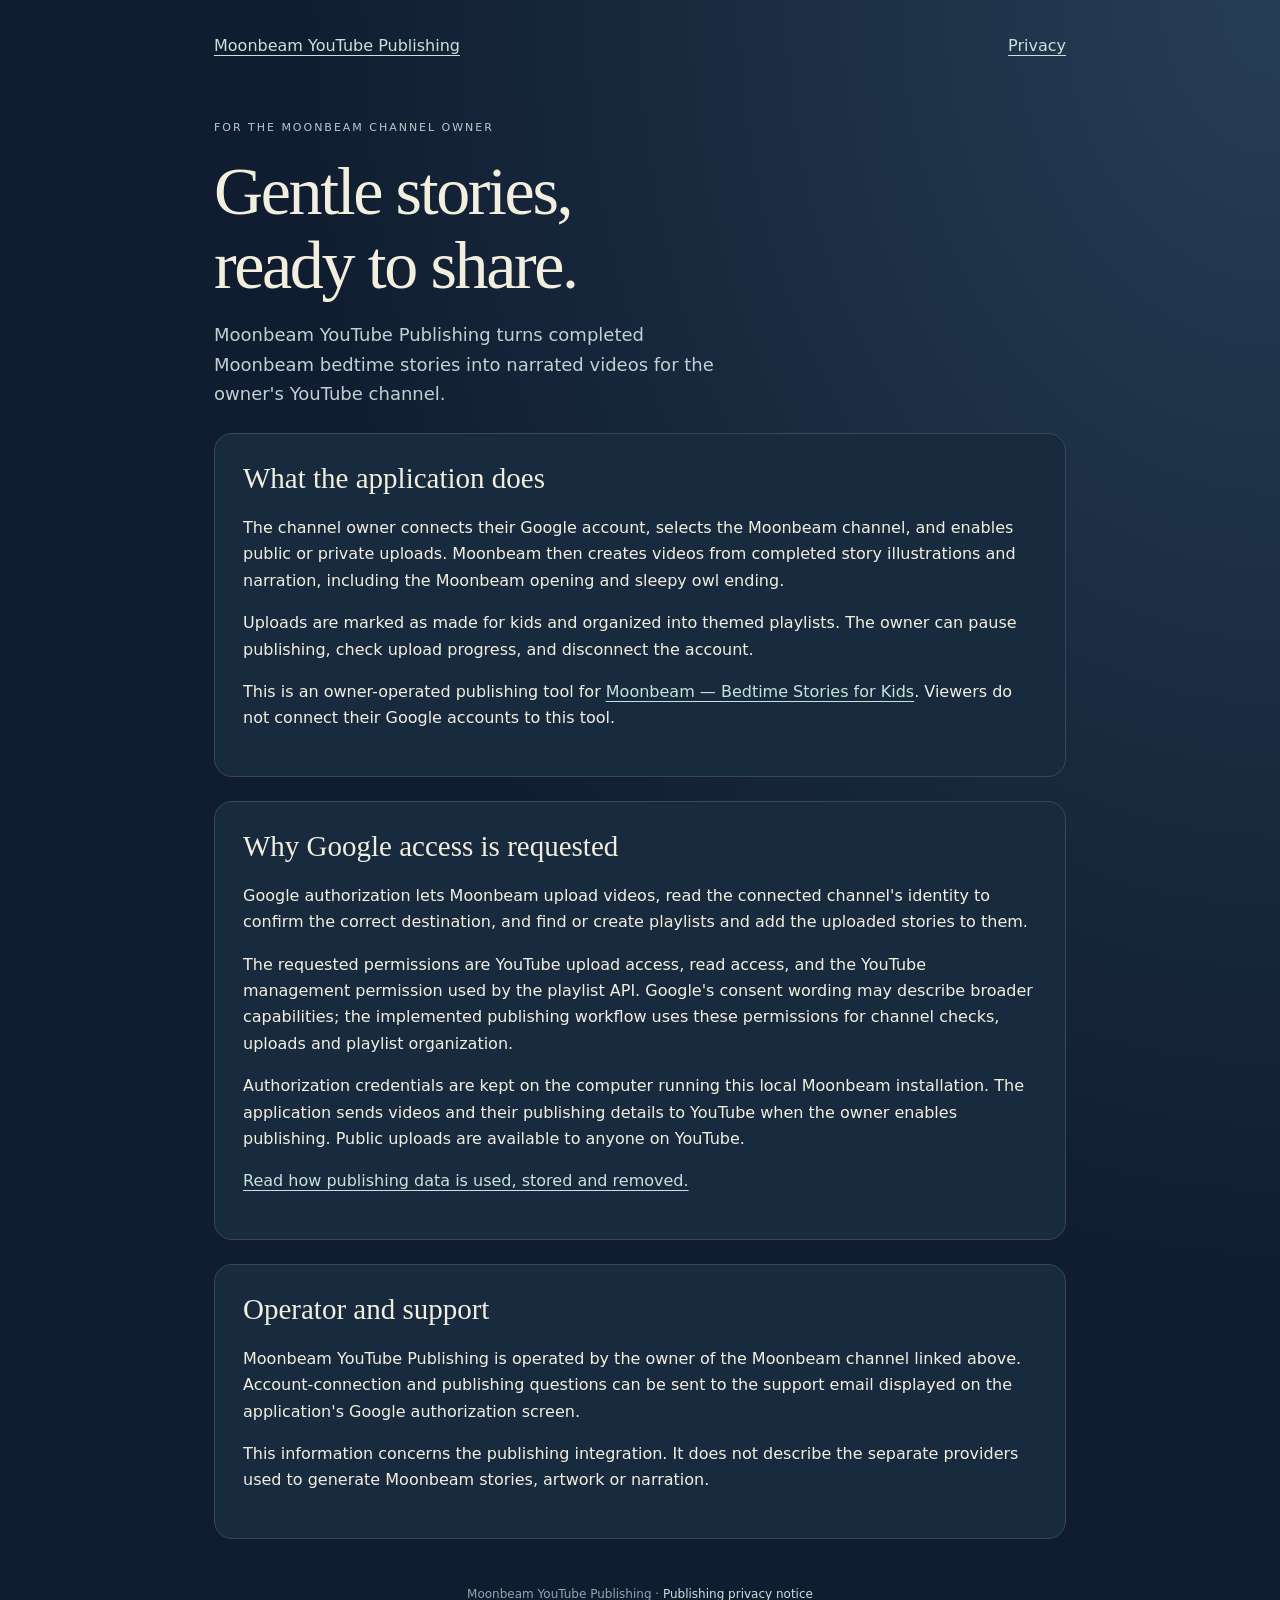
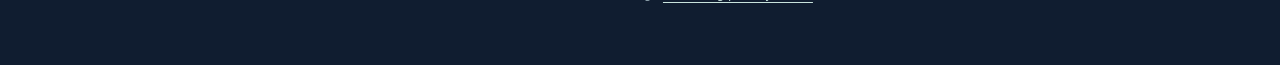
<file: index.html>
<!doctype html>
<html lang="en">
<head>
  <meta charset="utf-8">
  <meta name="viewport" content="width=device-width,initial-scale=1">
  <meta name="description" content="Moonbeam YouTube Publishing helps the Moonbeam channel owner turn completed bedtime stories into narrated YouTube videos and organize them into themed playlists.">
  <title>Moonbeam YouTube Publishing · Application information</title>
  <link rel="stylesheet" href="youtube.css">
</head>
<body>
<main>
  <header><a href="index.html">Moonbeam YouTube Publishing</a><a href="publishing-privacy.html">Privacy</a></header>
  <p class="eyebrow">FOR THE MOONBEAM CHANNEL OWNER</p>
  <h1>Gentle stories,<br>ready to share.</h1>
  <p class="intro">Moonbeam YouTube Publishing turns completed Moonbeam bedtime stories into narrated videos for the owner's YouTube channel.</p>

  <section aria-labelledby="purpose">
    <h2 id="purpose">What the application does</h2>
    <p>The channel owner connects their Google account, selects the Moonbeam channel, and enables public or private uploads. Moonbeam then creates videos from completed story illustrations and narration, including the Moonbeam opening and sleepy owl ending.</p>
    <p>Uploads are marked as made for kids and organized into themed playlists. The owner can pause publishing, check upload progress, and disconnect the account.</p>
    <p>This is an owner-operated publishing tool for <a href="https://www.youtube.com/channel/UCMTDjO0GxlCWCUD1XBIoxtQ">Moonbeam — Bedtime Stories for Kids</a>. Viewers do not connect their Google accounts to this tool.</p>
  </section>

  <section aria-labelledby="permissions">
    <h2 id="permissions">Why Google access is requested</h2>
    <p>Google authorization lets Moonbeam upload videos, read the connected channel's identity to confirm the correct destination, and find or create playlists and add the uploaded stories to them.</p>
    <p>The requested permissions are YouTube upload access, read access, and the YouTube management permission used by the playlist API. Google's consent wording may describe broader capabilities; the implemented publishing workflow uses these permissions for channel checks, uploads and playlist organization.</p>
    <p>Authorization credentials are kept on the computer running this local Moonbeam installation. The application sends videos and their publishing details to YouTube when the owner enables publishing. Public uploads are available to anyone on YouTube.</p>
    <p><a href="publishing-privacy.html">Read how publishing data is used, stored and removed.</a></p>
  </section>

  <section aria-labelledby="operator">
    <h2 id="operator">Operator and support</h2>
    <p>Moonbeam YouTube Publishing is operated by the owner of the Moonbeam channel linked above. Account-connection and publishing questions can be sent to the support email displayed on the application's Google authorization screen.</p>
    <p>This information concerns the publishing integration. It does not describe the separate providers used to generate Moonbeam stories, artwork or narration.</p>
  </section>

  <footer>Moonbeam YouTube Publishing · <a href="publishing-privacy.html">Publishing privacy notice</a></footer>
</main>
</body>
</html>
</file>
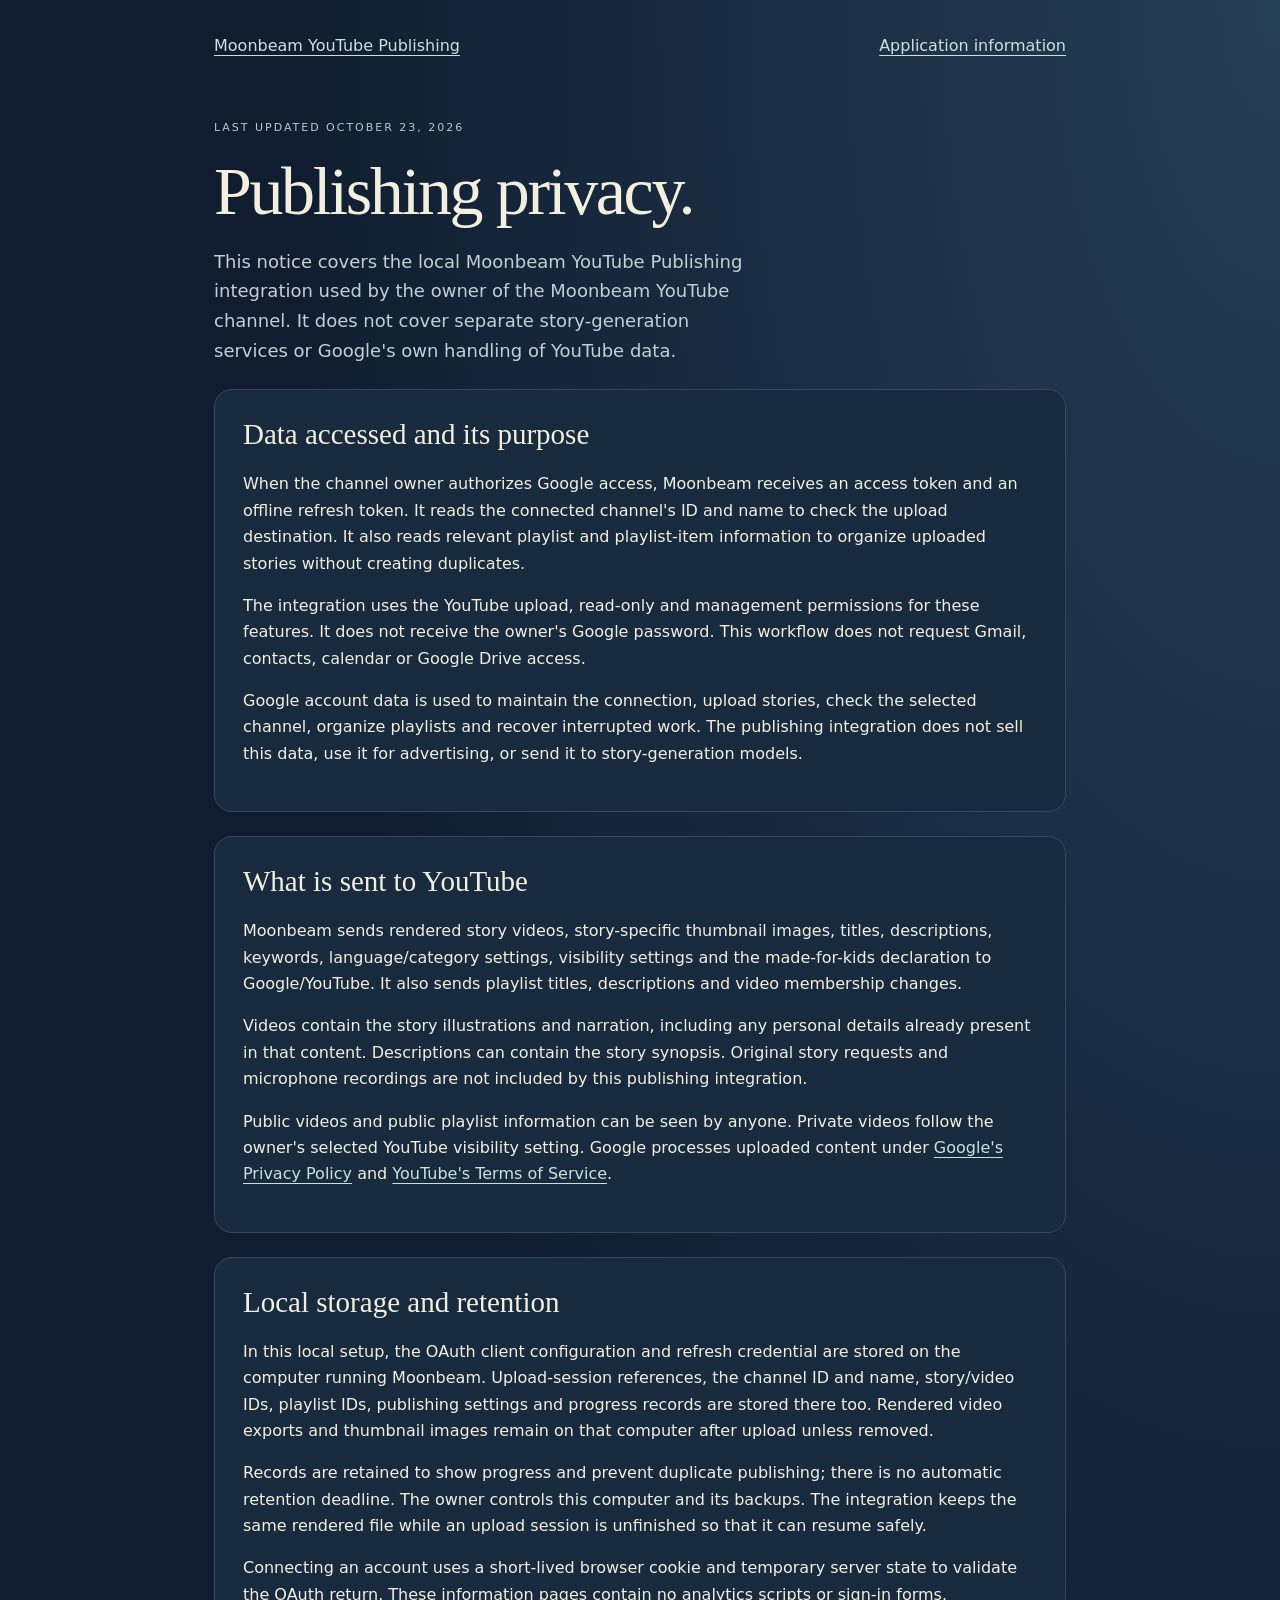
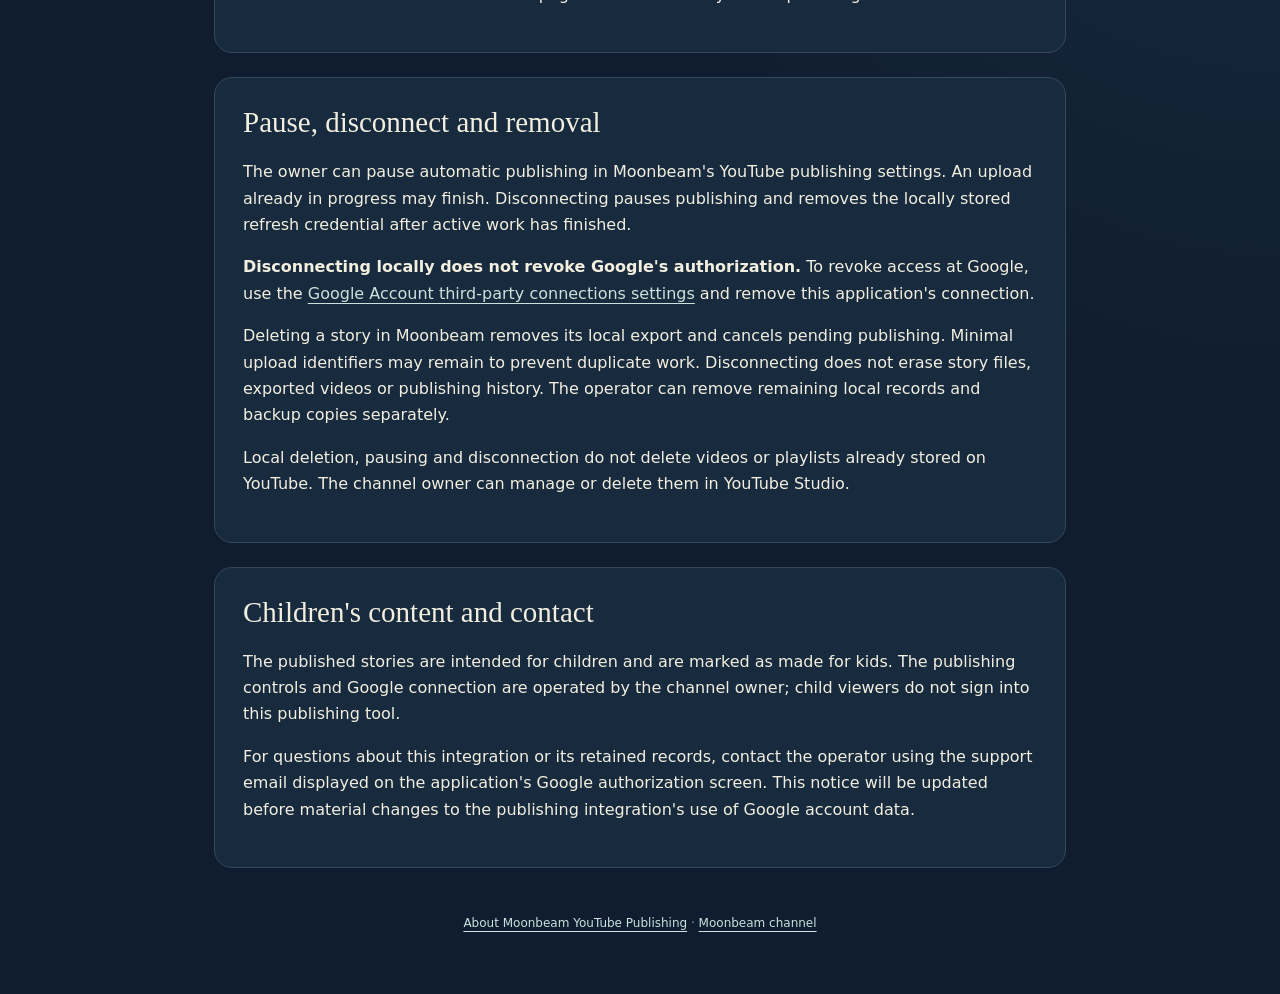
<file: publishing-privacy.html>
<!doctype html>
<html lang="en">
<head>
  <meta charset="utf-8">
  <meta name="viewport" content="width=device-width,initial-scale=1">
  <meta name="description" content="How Moonbeam YouTube Publishing accesses, uses, stores and shares Google account data for the owner's YouTube publishing workflow.">
  <title>Moonbeam YouTube Publishing · Privacy notice</title>
  <link rel="stylesheet" href="youtube.css">
</head>
<body>
<main>
  <header><a href="index.html">Moonbeam YouTube Publishing</a><a href="index.html">Application information</a></header>
  <p class="eyebrow">LAST UPDATED OCTOBER 23, 2026</p>
  <h1>Publishing privacy.</h1>
  <p class="intro">This notice covers the local Moonbeam YouTube Publishing integration used by the owner of the Moonbeam YouTube channel. It does not cover separate story-generation services or Google's own handling of YouTube data.</p>

  <section aria-labelledby="access">
    <h2 id="access">Data accessed and its purpose</h2>
    <p>When the channel owner authorizes Google access, Moonbeam receives an access token and an offline refresh token. It reads the connected channel's ID and name to check the upload destination. It also reads relevant playlist and playlist-item information to organize uploaded stories without creating duplicates.</p>
    <p>The integration uses the YouTube upload, read-only and management permissions for these features. It does not receive the owner's Google password. This workflow does not request Gmail, contacts, calendar or Google Drive access.</p>
    <p>Google account data is used to maintain the connection, upload stories, check the selected channel, organize playlists and recover interrupted work. The publishing integration does not sell this data, use it for advertising, or send it to story-generation models.</p>
  </section>

  <section aria-labelledby="sharing">
    <h2 id="sharing">What is sent to YouTube</h2>
    <p>Moonbeam sends rendered story videos, story-specific thumbnail images, titles, descriptions, keywords, language/category settings, visibility settings and the made-for-kids declaration to Google/YouTube. It also sends playlist titles, descriptions and video membership changes.</p>
    <p>Videos contain the story illustrations and narration, including any personal details already present in that content. Descriptions can contain the story synopsis. Original story requests and microphone recordings are not included by this publishing integration.</p>
    <p>Public videos and public playlist information can be seen by anyone. Private videos follow the owner's selected YouTube visibility setting. Google processes uploaded content under <a href="https://policies.google.com/privacy">Google's Privacy Policy</a> and <a href="https://www.youtube.com/t/terms">YouTube's Terms of Service</a>.</p>
  </section>

  <section aria-labelledby="storage">
    <h2 id="storage">Local storage and retention</h2>
    <p>In this local setup, the OAuth client configuration and refresh credential are stored on the computer running Moonbeam. Upload-session references, the channel ID and name, story/video IDs, playlist IDs, publishing settings and progress records are stored there too. Rendered video exports and thumbnail images remain on that computer after upload unless removed.</p>
    <p>Records are retained to show progress and prevent duplicate publishing; there is no automatic retention deadline. The owner controls this computer and its backups. The integration keeps the same rendered file while an upload session is unfinished so that it can resume safely.</p>
    <p>Connecting an account uses a short-lived browser cookie and temporary server state to validate the OAuth return. These information pages contain no analytics scripts or sign-in forms.</p>
  </section>

  <section aria-labelledby="control">
    <h2 id="control">Pause, disconnect and removal</h2>
    <p>The owner can pause automatic publishing in Moonbeam's YouTube publishing settings. An upload already in progress may finish. Disconnecting pauses publishing and removes the locally stored refresh credential after active work has finished.</p>
    <p><strong>Disconnecting locally does not revoke Google's authorization.</strong> To revoke access at Google, use the <a href="https://myaccount.google.com/connections">Google Account third-party connections settings</a> and remove this application's connection.</p>
    <p>Deleting a story in Moonbeam removes its local export and cancels pending publishing. Minimal upload identifiers may remain to prevent duplicate work. Disconnecting does not erase story files, exported videos or publishing history. The operator can remove remaining local records and backup copies separately.</p>
    <p>Local deletion, pausing and disconnection do not delete videos or playlists already stored on YouTube. The channel owner can manage or delete them in YouTube Studio.</p>
  </section>

  <section aria-labelledby="scope">
    <h2 id="scope">Children's content and contact</h2>
    <p>The published stories are intended for children and are marked as made for kids. The publishing controls and Google connection are operated by the channel owner; child viewers do not sign into this publishing tool.</p>
    <p>For questions about this integration or its retained records, contact the operator using the support email displayed on the application's Google authorization screen. This notice will be updated before material changes to the publishing integration's use of Google account data.</p>
  </section>

  <footer><a href="index.html">About Moonbeam YouTube Publishing</a> · <a href="https://www.youtube.com/channel/UCMTDjO0GxlCWCUD1XBIoxtQ">Moonbeam channel</a></footer>
</main>
</body>
</html>
</file>
<file: youtube.css>
:root{color-scheme:dark;font-family:system-ui,sans-serif;background:#101d30;color:#f3efdf}*{box-sizing:border-box}body{margin:0;background:radial-gradient(ellipse at 100% 0,#263e55 0,transparent 55%)}main{max-width:900px;margin:auto;padding:36px 24px 64px}header,.section-head,.buttons{display:flex;align-items:center;justify-content:space-between;gap:16px}header{margin-bottom:64px}header span,.eyebrow{font-size:11px;letter-spacing:.18em;color:#b8c8ce}a{color:#c8e3dc;text-underline-offset:4px}h1{font-family:Georgia,serif;font-weight:400;font-size:clamp(42px,7vw,68px);letter-spacing:-.035em;line-height:1.08;margin:18px 0}h2{font-family:Georgia,serif;font-size:29px;font-weight:400;margin:0 0 20px}h3{font-size:17px}p{line-height:1.65}.intro{max-width:530px;font-size:18px;color:#c2d0d4}section{background:#182a3e;border:1px solid #35495a;border-radius:18px;padding:28px;margin-top:24px}.badge{background:#284a46;color:#c8e8d8;border-radius:20px;padding:7px 12px;font-size:12px}button{border:0;border-radius:9px;background:#e6d7af;color:#142234;padding:13px 18px;font:600 14px system-ui;cursor:pointer}button:disabled{opacity:.5;cursor:wait}.secondary{background:transparent;color:#e2e9e6;border:1px solid #62747f}label{display:block;font-size:14px;margin:20px 0 10px}input:not([type=checkbox]),select{display:block;width:100%;margin-top:9px;padding:14px;border:1px solid #607080;border-radius:8px;background:#112034;color:#f3efdf;font:16px system-ui}.check{display:flex;align-items:center;gap:10px;line-height:1.5}.check input{width:19px;height:19px;flex-shrink:0;accent-color:#d6c391}.hint{color:#b7c5cc;font-size:14px}.buttons{justify-content:flex-start;flex-wrap:wrap;margin-top:20px}#message{color:#d9e9dd}#setup{margin-top:24px;padding-top:10px;border-top:1px solid #435466}code{display:block;overflow-wrap:anywhere;color:#e6d7af}.job{padding:18px 0;border-top:1px solid #435466}.job h3{margin:0 0 8px}.job p{margin:5px 0}.job .buttons{margin-top:12px}footer{text-align:center;color:#91a6af;margin-top:48px;font-size:12px}button:focus-visible,a:focus-visible,input:focus-visible,select:focus-visible{outline:3px solid #a1dfd0;outline-offset:4px}[hidden]{display:none!important}@media(max-width:560px){main{padding:24px 16px}header{margin-bottom:44px}section{padding:22px 18px}.section-head{align-items:flex-start}h2{font-size:26px}.badge{white-space:nowrap}}
</file>
